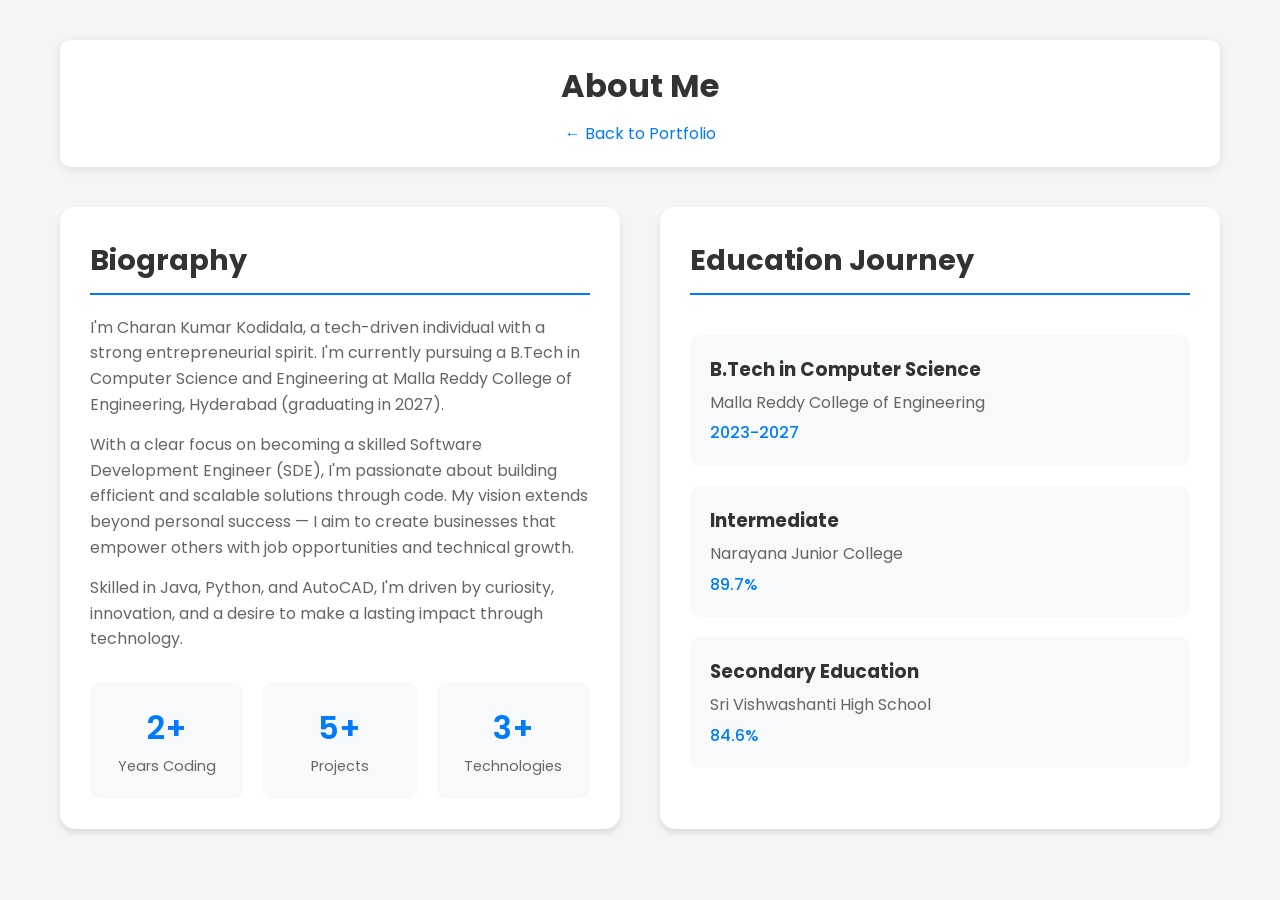
<file: about.html>
<!DOCTYPE html>
<html lang="en">
<head>
    <meta charset="UTF-8">
    <meta name="viewport" content="width=device-width, initial-scale=1.0">
    <title>About - Charan Kumar Kodidala</title>
    <style>
        * {
            margin: 0;
            padding: 0;
            box-sizing: border-box;
        }

        body {
            font-family: 'Poppins', sans-serif;
            line-height: 1.6;
            padding: 20px;
            background-color: #f5f5f5;
            color: #333;
        }

        .container {
            max-width: 1200px;
            margin: 0 auto;
            padding: 20px;
        }

        .header {
            text-align: center;
            margin-bottom: 40px;
            padding: 20px;
            background-color: #fff;
            border-radius: 10px;
            box-shadow: 0 2px 10px rgba(0,0,0,0.1);
        }

        .header h1 {
            color: #333;
            margin-bottom: 10px;
        }

        .header a {
            color: #007bff;
            text-decoration: none;
        }

        .header a:hover {
            text-decoration: underline;
        }

        .about-content {
            display: grid;
            grid-template-columns: 1fr 1fr;
            gap: 40px;
            margin-top: 40px;
        }

        .bio-section, .education-section {
            background: #fff;
            padding: 30px;
            border-radius: 15px;
            box-shadow: 0 4px 6px rgba(0,0,0,0.1);
        }

        .section-title {
            font-size: 1.8rem;
            color: #333;
            margin-bottom: 20px;
            padding-bottom: 10px;
            border-bottom: 2px solid #007bff;
        }

        .bio-text {
            margin-bottom: 30px;
        }

        .bio-text p {
            margin-bottom: 15px;
            color: #666;
        }

        .stats-grid {
            display: grid;
            grid-template-columns: repeat(3, 1fr);
            gap: 20px;
            margin-top: 30px;
        }

        .stat-item {
            text-align: center;
            padding: 20px;
            background: #f8f9fa;
            border-radius: 10px;
            transition: transform 0.3s ease;
        }

        .stat-item:hover {
            transform: translateY(-5px);
        }

        .stat-number {
            display: block;
            font-size: 2rem;
            font-weight: 600;
            color: #007bff;
        }

        .stat-label {
            color: #666;
            font-size: 0.9rem;
        }

        .timeline {
            position: relative;
            padding: 20px 0;
        }

        .timeline-item {
            padding: 20px;
            margin-bottom: 20px;
            background: #f8f9fa;
            border-radius: 10px;
            position: relative;
        }

        .timeline-item:last-child {
            margin-bottom: 0;
        }

        .timeline-content h3 {
            color: #333;
            margin-bottom: 5px;
        }

        .timeline-content p {
            color: #666;
            margin-bottom: 5px;
        }

        .timeline-date {
            color: #007bff;
            font-weight: 500;
        }

        @media (max-width: 768px) {
            .about-content {
                grid-template-columns: 1fr;
            }

            .stats-grid {
                grid-template-columns: 1fr;
            }
        }
    </style>
    <link href="https://fonts.googleapis.com/css2?family=Poppins:wght@300;400;500;600;700&display=swap" rel="stylesheet">
</head>
<body>
    <div class="container">
        <div class="header">
            <h1>About Me</h1>
            <a href="index.html">← Back to Portfolio</a>
        </div>

        <div class="about-content">
            <div class="bio-section">
                <h2 class="section-title">Biography</h2>
                <div class="bio-text">
                    <p>I'm Charan Kumar Kodidala, a tech-driven individual with a strong entrepreneurial spirit. I'm currently pursuing a B.Tech in Computer Science and Engineering at Malla Reddy College of Engineering, Hyderabad (graduating in 2027).</p>
                    <p>With a clear focus on becoming a skilled Software Development Engineer (SDE), I'm passionate about building efficient and scalable solutions through code. My vision extends beyond personal success — I aim to create businesses that empower others with job opportunities and technical growth.</p>
                    <p>Skilled in Java, Python, and AutoCAD, I'm driven by curiosity, innovation, and a desire to make a lasting impact through technology.</p>
                </div>
                <div class="stats-grid">
                    <div class="stat-item">
                        <span class="stat-number">2+</span>
                        <span class="stat-label">Years Coding</span>
                    </div>
                    <div class="stat-item">
                        <span class="stat-number">5+</span>
                        <span class="stat-label">Projects</span>
                    </div>
                    <div class="stat-item">
                        <span class="stat-number">3+</span>
                        <span class="stat-label">Technologies</span>
                    </div>
                </div>
            </div>

            <div class="education-section">
                <h2 class="section-title">Education Journey</h2>
                <div class="timeline">
                    <div class="timeline-item">
                        <div class="timeline-content">
                            <h3>B.Tech in Computer Science</h3>
                            <p>Malla Reddy College of Engineering</p>
                            <span class="timeline-date">2023-2027</span>
                        </div>
                    </div>
                    <div class="timeline-item">
                        <div class="timeline-content">
                            <h3>Intermediate</h3>
                            <p>Narayana Junior College</p>
                            <span class="timeline-date">89.7%</span>
                        </div>
                    </div>
                    <div class="timeline-item">
                        <div class="timeline-content">
                            <h3>Secondary Education</h3>
                            <p>Sri Vishwashanti High School</p>
                            <span class="timeline-date">84.6%</span>
                        </div>
                    </div>
                </div>
            </div>
        </div>
    </div>
</body>
</html>
</file>
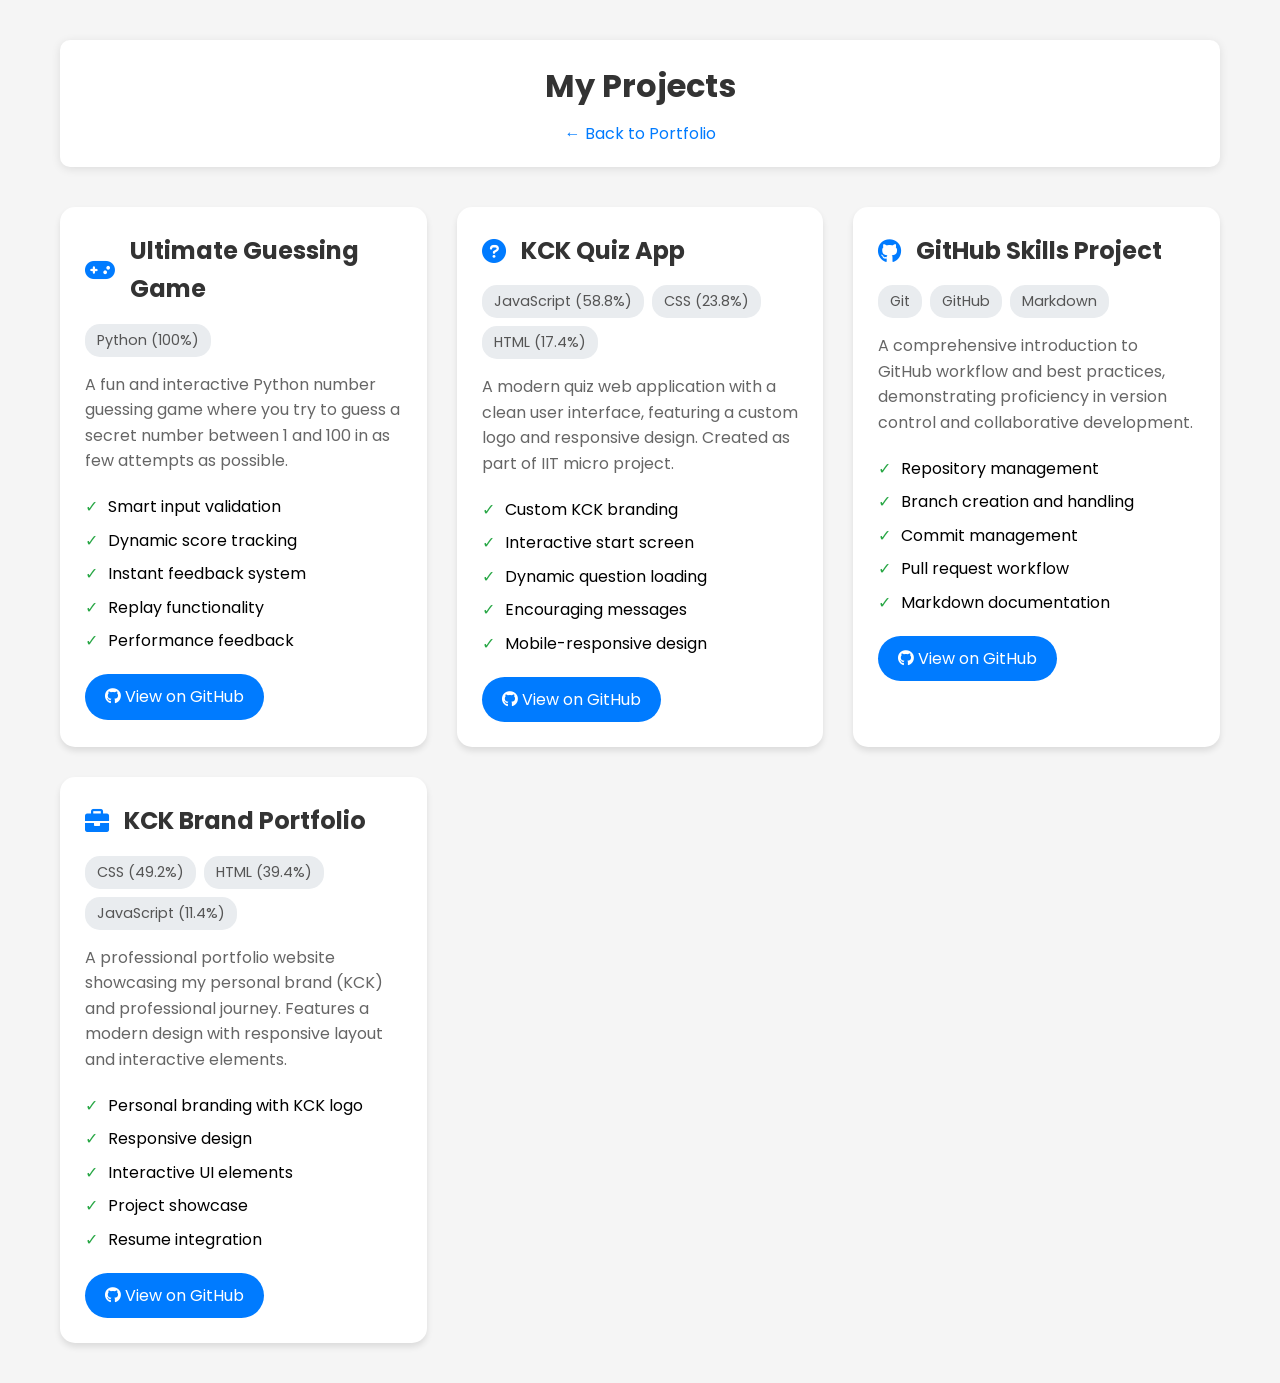
<file: projects.html>
<!DOCTYPE html>
<html lang="en">
<head>
    <meta charset="UTF-8">
    <meta name="viewport" content="width=device-width, initial-scale=1.0">
    <title>Projects - Charan Kumar Kodidala</title>
    <style>
        * {
            margin: 0;
            padding: 0;
            box-sizing: border-box;
        }

        body {
            font-family: 'Poppins', sans-serif;
            line-height: 1.6;
            padding: 20px;
            background-color: #f5f5f5;
        }

        .container {
            max-width: 1200px;
            margin: 0 auto;
            padding: 20px;
        }

        .header {
            text-align: center;
            margin-bottom: 40px;
            padding: 20px;
            background-color: #fff;
            border-radius: 10px;
            box-shadow: 0 2px 10px rgba(0,0,0,0.1);
        }

        .header h1 {
            color: #333;
            margin-bottom: 10px;
        }

        .header a {
            color: #007bff;
            text-decoration: none;
        }

        .header a:hover {
            text-decoration: underline;
        }

        .projects-grid {
            display: grid;
            grid-template-columns: repeat(auto-fit, minmax(300px, 1fr));
            gap: 30px;
        }

        .project-card {
            background: #fff;
            border-radius: 15px;
            padding: 25px;
            box-shadow: 0 4px 6px rgba(0,0,0,0.1);
            transition: transform 0.3s ease;
        }

        .project-card:hover {
            transform: translateY(-5px);
        }

        .project-header {
            display: flex;
            align-items: center;
            margin-bottom: 15px;
        }

        .project-header i {
            font-size: 24px;
            margin-right: 15px;
            color: #007bff;
        }

        .project-header h2 {
            color: #333;
            font-size: 1.5rem;
        }

        .tech-stack {
            display: flex;
            flex-wrap: wrap;
            gap: 8px;
            margin-bottom: 15px;
        }

        .tech-tag {
            background: #e9ecef;
            padding: 5px 12px;
            border-radius: 15px;
            font-size: 0.9rem;
            color: #555;
        }

        .project-description {
            color: #666;
            margin-bottom: 20px;
        }

        .project-features {
            list-style: none;
            margin-bottom: 20px;
        }

        .project-features li {
            margin-bottom: 8px;
            display: flex;
            align-items: center;
        }

        .project-features li:before {
            content: "✓";
            color: #28a745;
            margin-right: 10px;
        }

        .project-link {
            display: inline-block;
            padding: 10px 20px;
            background: #007bff;
            color: #fff;
            text-decoration: none;
            border-radius: 25px;
            transition: background 0.3s ease;
        }

        .project-link:hover {
            background: #0056b3;
        }

        @media (max-width: 768px) {
            .projects-grid {
                grid-template-columns: 1fr;
            }
        }
    </style>
    <link rel="stylesheet" href="https://cdnjs.cloudflare.com/ajax/libs/font-awesome/6.0.0/css/all.min.css">
    <link href="https://fonts.googleapis.com/css2?family=Poppins:wght@300;400;500;600;700&display=swap" rel="stylesheet">
</head>
<body>
    <div class="container">
        <div class="header">
            <h1>My Projects</h1>
            <a href="index.html">← Back to Portfolio</a>
        </div>

        <div class="projects-grid">
            <!-- Ultimate Guessing Game -->
            <div class="project-card">
                <div class="project-header">
                    <i class="fas fa-gamepad"></i>
                    <h2>Ultimate Guessing Game</h2>
                </div>
                <div class="tech-stack">
                    <span class="tech-tag">Python (100%)</span>
                </div>
                <p class="project-description">
                    A fun and interactive Python number guessing game where you try to guess a secret number between 1 and 100 in as few attempts as possible.
                </p>
                <ul class="project-features">
                    <li>Smart input validation</li>
                    <li>Dynamic score tracking</li>
                    <li>Instant feedback system</li>
                    <li>Replay functionality</li>
                    <li>Performance feedback</li>
                </ul>
                <a href="https://github.com/charankumar62/ultimate-guessing-game" class="project-link" target="_blank">
                    <i class="fab fa-github"></i> View on GitHub
                </a>
            </div>

            <!-- KCK Quiz App -->
            <div class="project-card">
                <div class="project-header">
                    <i class="fas fa-question-circle"></i>
                    <h2>KCK Quiz App</h2>
                </div>
                <div class="tech-stack">
                    <span class="tech-tag">JavaScript (58.8%)</span>
                    <span class="tech-tag">CSS (23.8%)</span>
                    <span class="tech-tag">HTML (17.4%)</span>
                </div>
                <p class="project-description">
                    A modern quiz web application with a clean user interface, featuring a custom logo and responsive design. Created as part of IIT micro project.
                </p>
                <ul class="project-features">
                    <li>Custom KCK branding</li>
                    <li>Interactive start screen</li>
                    <li>Dynamic question loading</li>
                    <li>Encouraging messages</li>
                    <li>Mobile-responsive design</li>
                </ul>
                <a href="https://github.com/charankumar62/kck-quiz-app" class="project-link" target="_blank">
                    <i class="fab fa-github"></i> View on GitHub
                </a>
            </div>

            <!-- GitHub Skills Project -->
            <div class="project-card">
                <div class="project-header">
                    <i class="fab fa-github"></i>
                    <h2>GitHub Skills Project</h2>
                </div>
                <div class="tech-stack">
                    <span class="tech-tag">Git</span>
                    <span class="tech-tag">GitHub</span>
                    <span class="tech-tag">Markdown</span>
                </div>
                <p class="project-description">
                    A comprehensive introduction to GitHub workflow and best practices, demonstrating proficiency in version control and collaborative development.
                </p>
                <ul class="project-features">
                    <li>Repository management</li>
                    <li>Branch creation and handling</li>
                    <li>Commit management</li>
                    <li>Pull request workflow</li>
                    <li>Markdown documentation</li>
                </ul>
                <a href="https://github.com/charankumar62/skills-introduction-to-github" class="project-link" target="_blank">
                    <i class="fab fa-github"></i> View on GitHub
                </a>
            </div>

            <!-- KCK Brand Portfolio -->
            <div class="project-card">
                <div class="project-header">
                    <i class="fas fa-briefcase"></i>
                    <h2>KCK Brand Portfolio</h2>
                </div>
                <div class="tech-stack">
                    <span class="tech-tag">CSS (49.2%)</span>
                    <span class="tech-tag">HTML (39.4%)</span>
                    <span class="tech-tag">JavaScript (11.4%)</span>
                </div>
                <p class="project-description">
                    A professional portfolio website showcasing my personal brand (KCK) and professional journey. Features a modern design with responsive layout and interactive elements.
                </p>
                <ul class="project-features">
                    <li>Personal branding with KCK logo</li>
                    <li>Responsive design</li>
                    <li>Interactive UI elements</li>
                    <li>Project showcase</li>
                    <li>Resume integration</li>
                </ul>
                <a href="https://github.com/charankumar62/Charan-Kumar-Kodidala-portfilo" class="project-link" target="_blank">
                    <i class="fab fa-github"></i> View on GitHub
                </a>
            </div>
        </div>
    </div>
</body>
</html>
</file>
